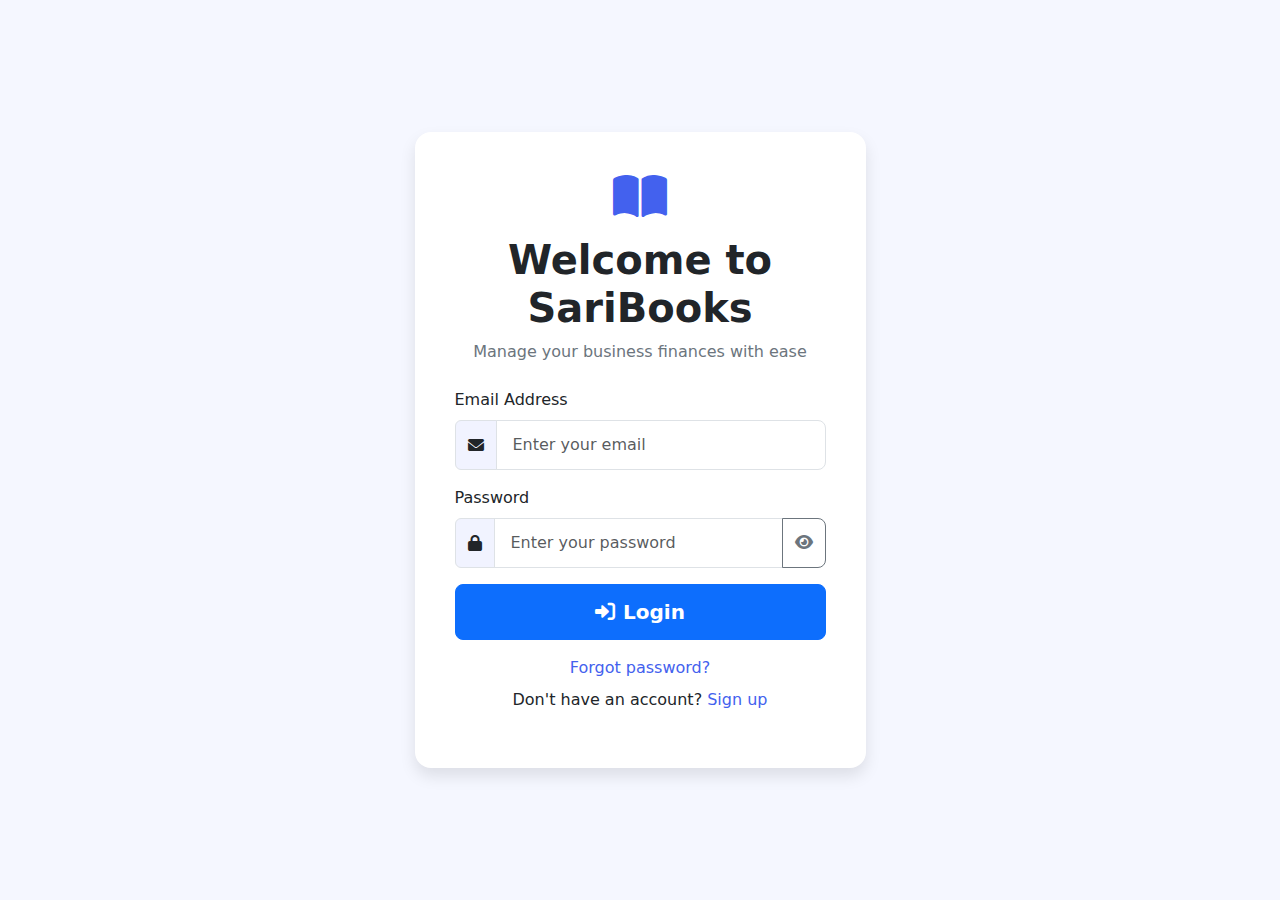
<file: sari_books/templates/new_login.html>
<!DOCTYPE html>
<html lang="en">
<head>
  <meta charset="UTF-8">
  <meta name="viewport" content="width=device-width, initial-scale=1.0">
  <title>SariBooks - Login</title>
  <link href="https://cdn.jsdelivr.net/npm/bootstrap@5.3.0/dist/css/bootstrap.min.css" rel="stylesheet">
  <link rel="stylesheet" href="../static/css/new_auth.css">
  <link rel="stylesheet" href="https://cdnjs.cloudflare.com/ajax/libs/font-awesome/6.0.0-beta3/css/all.min.css">
</head>
<body class="auth-page">
  <div class="container">
    <div class="row justify-content-center">
      <div class="col-md-8 col-lg-6 col-xl-5">
        <div class="auth-card">
          <div class="auth-header text-center mb-4">
            <i class="fas fa-book-open auth-icon"></i>
            <h1 class="auth-title">Welcome to SariBooks</h1>
            <p class="auth-subtitle">Manage your business finances with ease</p>
          </div>
          
          <form id="loginForm" class="auth-form">
            <div class="mb-3">
              <label for="email" class="form-label">Email Address</label>
              <div class="input-group">
                <span class="input-group-text"><i class="fas fa-envelope"></i></span>
                <input type="email" class="form-control" id="email" placeholder="Enter your email" required>
              </div>
            </div>
            
            <div class="mb-3">
              <label for="password" class="form-label">Password</label>
              <div class="input-group">
                <span class="input-group-text"><i class="fas fa-lock"></i></span>
                <input type="password" class="form-control" id="password" placeholder="Enter your password" required>
                <button class="btn btn-outline-secondary toggle-password" type="button">
                  <i class="fas fa-eye"></i>
                </button>
              </div>
            </div>
            
            <div class="d-grid mb-3">
              <button type="submit" class="btn btn-primary btn-lg auth-btn">
                <i class="fas fa-sign-in-alt me-2"></i>Login
              </button>
            </div>
            
            <div class="text-center auth-links">
              <a href="#" class="d-block mb-2">Forgot password?</a>
              <p>Don't have an account? <a href="register.html">Sign up</a></p>
            </div>
          </form>
        </div>
      </div>
    </div>
  </div>

  <script src="../static/js/new_auth.js"></script>
  <script src="https://cdn.jsdelivr.net/npm/bootstrap@5.3.0/dist/js/bootstrap.bundle.min.js"></script>
</body>
</html>
</file>
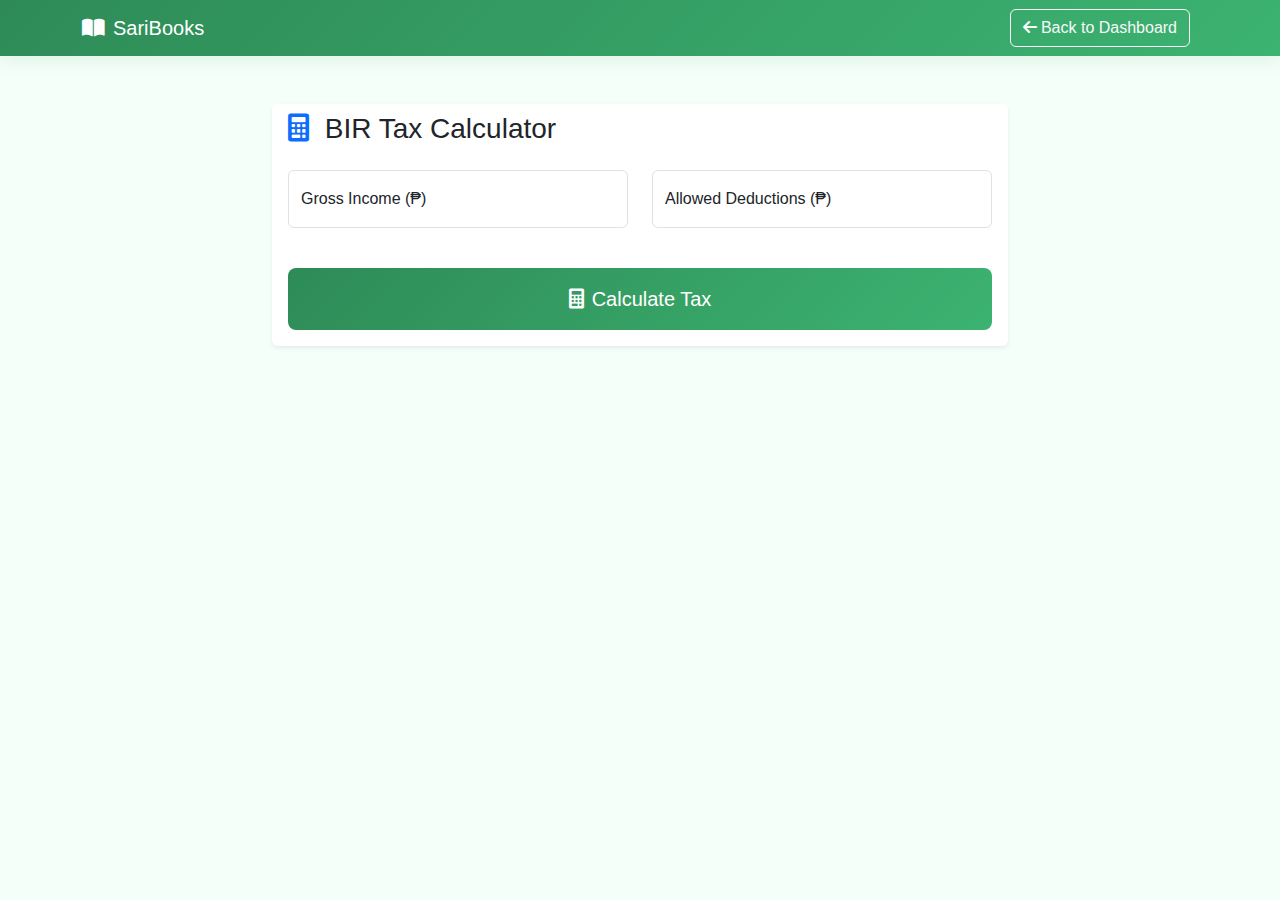
<file: sari_books/templates/tax_calculation.html>
<!DOCTYPE html>
<html lang="en">
<head>
  <meta charset="UTF-8">
  <meta name="viewport" content="width=device-width, initial-scale=1.0">
  <title>Tax Calculation | SariBooks</title>
  <link href="https://cdn.jsdelivr.net/npm/bootstrap@5.3.0/dist/css/bootstrap.min.css" rel="stylesheet">
  <link rel="stylesheet" href="../static/css/main.css">
  <link rel="stylesheet" href="https://cdnjs.cloudflare.com/ajax/libs/font-awesome/6.0.0-beta3/css/all.min.css">
</head>
<body>
  <!-- Navigation -->
  <nav class="navbar navbar-expand-lg navbar-dark">
    <div class="container">
      <a class="navbar-brand" href="index.html">
        <i class="fas fa-book-open me-2"></i>SariBooks
      </a>
      <div class="d-flex align-items-center">
        <span class="text-light me-3 auth-only" style="display:none">
          <i class="fas fa-user-circle me-1"></i>
          <span id="usernameDisplay"></span>
        </span>
        <div>
          <a href="dashboard.html" class="btn btn-outline-light me-2">
            <i class="fas fa-arrow-left me-1"></i>Back to Dashboard
          </a>
          <button id="logoutBtn" class="btn btn-outline-light auth-only" style="display:none">
            <i class="fas fa-sign-out-alt me-1"></i>Logout
          </button>
        </div>
      </div>
    </div>
  </nav>

  <!-- Tax Calculator -->
  <div class="container my-5">
    <div class="row justify-content-center">
      <div class="col-lg-8">
        <div class="card border-0 shadow-sm">
          <div class="card-header bg-white border-0">
            <h3 class="card-title m-0">
              <i class="fas fa-calculator text-primary me-2"></i>
              BIR Tax Calculator
            </h3>
          </div>
          <div class="card-body">
            <form id="taxCalculatorForm">
              <div class="row mb-4">
                <div class="col-md-6">
                  <div class="form-floating mb-3">
                    <input type="number" class="form-control" id="grossIncome" placeholder="₱1000000" required>
                    <label for="grossIncome">Gross Income (₱)</label>
                  </div>
                </div>
                <div class="col-md-6">
                  <div class="form-floating mb-3">
                    <input type="number" class="form-control" id="deductions" placeholder="₱50000" required>
                    <label for="deductions">Allowed Deductions (₱)</label>
                  </div>
                </div>
              </div>
              
              <div class="d-grid gap-2">
                <button type="submit" class="btn btn-primary btn-lg py-3">
                  <i class="fas fa-calculator me-2"></i>Calculate Tax
                </button>
              </div>
              
              <div class="mt-4 p-3 bg-light rounded d-none" id="taxResult">
                <h5 class="mb-3">Tax Summary</h5>
                <div class="row">
                  <div class="col-md-6">
                    <p><strong>Net Income:</strong> ₱<span id="netIncome">0.00</span></p>
                    <p><strong>Tax Due:</strong> ₱<span id="taxDue">0.00</span></p>
                  </div>
                  <div class="col-md-6">
                    <p><strong>Effective Rate:</strong> <span id="taxRate">0%</span></p>
                    <p><strong>After-Tax Income:</strong> ₱<span id="netAfterTax">0.00</span></p>
                  </div>
                </div>
              </div>
            </form>
          </div>
        </div>
      </div>
    </div>
  </div>

  <script src="../static/js/main.js"></script>
  <script src="https://cdn.jsdelivr.net/npm/bootstrap@5.3.0/dist/js/bootstrap.bundle.min.js"></script>
</body>
</html>
</file>
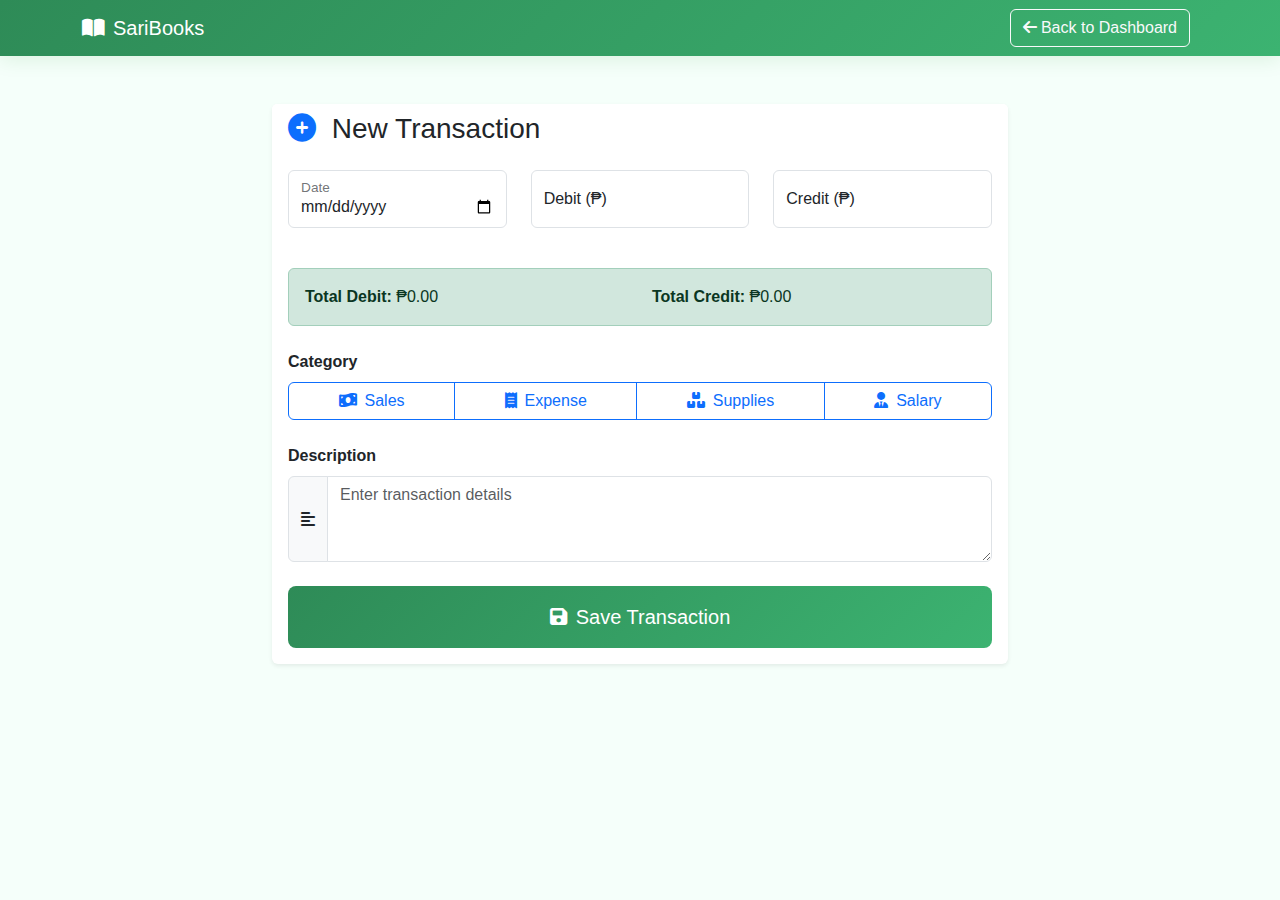
<file: sari_books/templates/transaction_input.html>
<!DOCTYPE html>
<html lang="en">
<head>
  <meta charset="UTF-8">
  <meta name="viewport" content="width=device-width, initial-scale=1.0">
  <title>New Transaction | SariBooks</title>
  <link href="https://cdn.jsdelivr.net/npm/bootstrap@5.3.0/dist/css/bootstrap.min.css" rel="stylesheet">
  <link rel="stylesheet" href="../static/css/main.css">
  <link rel="stylesheet" href="https://cdnjs.cloudflare.com/ajax/libs/font-awesome/6.0.0-beta3/css/all.min.css">
</head>
<body>
  <!-- Navigation -->
  <nav class="navbar navbar-expand-lg navbar-dark">
    <div class="container">
      <a class="navbar-brand" href="index.html">
        <i class="fas fa-book-open me-2"></i>SariBooks
      </a>
      <div class="d-flex align-items-center">
        <span class="text-light me-3 auth-only" style="display:none">
          <i class="fas fa-user-circle me-1"></i>
          <span id="usernameDisplay"></span>
        </span>
        <div>
          <a href="dashboard.html" class="btn btn-outline-light me-2">
            <i class="fas fa-arrow-left me-1"></i>Back to Dashboard
          </a>
          <button id="logoutBtn" class="btn btn-outline-light auth-only" style="display:none">
            <i class="fas fa-sign-out-alt me-1"></i>Logout
          </button>
        </div>
      </div>
    </div>
  </nav>

  <!-- Transaction Form -->
  <div class="container my-5">
    <div class="row justify-content-center">
      <div class="col-lg-8">
        <div class="card border-0 shadow-sm">
          <div class="card-header bg-white border-0">
            <h3 class="card-title m-0">
              <i class="fas fa-plus-circle text-primary me-2"></i>
              New Transaction
            </h3>
          </div>
          <div class="card-body">
            <form id="transactionForm">
              <div class="row mb-4">
                <div class="col-md-4">
                  <div class="form-floating mb-3">
                    <input type="date" class="form-control" id="transactionDate" placeholder="Date" required>
                    <label for="transactionDate">Date</label>
                  </div>
                </div>
                <div class="col-md-4">
                  <div class="form-floating mb-3">
                    <input type="number" step="0.01" class="form-control" id="debitAmount" placeholder="Debit">
                    <label for="debitAmount">Debit (₱)</label>
                  </div>
                </div>
                <div class="col-md-4">
                  <div class="form-floating mb-3">
                    <input type="number" step="0.01" class="form-control" id="creditAmount" placeholder="Credit">
                    <label for="creditAmount">Credit (₱)</label>
                  </div>
                </div>
              </div>
              
              <div class="alert alert-success mb-4">
                <div class="row">
                  <div class="col-md-6">
                    <strong>Total Debit:</strong> ₱<span id="totalDebit">0.00</span>
                  </div>
                  <div class="col-md-6">
                    <strong>Total Credit:</strong> ₱<span id="totalCredit">0.00</span>
                  </div>
                </div>
              </div>
              
              <div class="mb-4">
                <label class="form-label fw-bold">Category</label>
                <div class="btn-group w-100" role="group">
                  <input type="radio" class="btn-check" name="category" id="category-sales" value="sales" autocomplete="off" required>
                  <label class="btn btn-outline-primary" for="category-sales">
                    <i class="fas fa-money-bill-wave me-2"></i>Sales
                  </label>
                  
                  <input type="radio" class="btn-check" name="category" id="category-expense" value="expense" autocomplete="off">
                  <label class="btn btn-outline-primary" for="category-expense">
                    <i class="fas fa-receipt me-2"></i>Expense
                  </label>
                  
                  <input type="radio" class="btn-check" name="category" id="category-supplies" value="supplies" autocomplete="off">
                  <label class="btn btn-outline-primary" for="category-supplies">
                    <i class="fas fa-boxes me-2"></i>Supplies
                  </label>
                  
                  <input type="radio" class="btn-check" name="category" id="category-salary" value="salary" autocomplete="off">
                  <label class="btn btn-outline-primary" for="category-salary">
                    <i class="fas fa-user-tie me-2"></i>Salary
                  </label>
                </div>
              </div>
              
              <div class="mb-4">
                <label class="form-label fw-bold">Description</label>
                <div class="input-group">
                  <span class="input-group-text">
                    <i class="fas fa-align-left"></i>
                  </span>
                  <textarea class="form-control" id="transactionDescription" rows="3" placeholder="Enter transaction details"></textarea>
                </div>
              </div>
              
              <div class="d-grid gap-2">
                <button type="submit" class="btn btn-primary btn-lg py-3">
                  <i class="fas fa-save me-2"></i>Save Transaction
                </button>
              </div>
            </form>
          </div>
        </div>
      </div>
    </div>
  </div>

  <script src="../static/js/main.js"></script>
  <script src="https://cdn.jsdelivr.net/npm/bootstrap@5.3.0/dist/js/bootstrap.bundle.min.js"></script>
</body>
</html>
</file>
<file: sari_books/static/css/new_auth.css>
:root {
  --primary: #4361ee;
  --secondary: #3a0ca3;
  --light: #f8f9fa;
  --dark: #212529;
}

.auth-page {
  min-height: 100vh;
  display: flex;
  align-items: center;
  background-color: #f5f7ff;
  padding: 2rem 0;
}

.auth-card {
  background: white;
  border-radius: 1rem;
  box-shadow: 0 0.5rem 1rem rgba(0, 0, 0, 0.1);
  padding: 2.5rem;
}

.auth-header {
  margin-bottom: 2rem;
}

.auth-icon {
  font-size: 3rem;
  color: var(--primary);
  margin-bottom: 1rem;
}

.auth-title {
  font-weight: 700;
  color: var(--dark);
  margin-bottom: 0.5rem;
}

.auth-subtitle {
  color: #6c757d;
  margin-bottom: 0;
}

.auth-form .form-control {
  padding: 0.75rem 1rem;
  border-radius: 0.5rem;
}

.auth-form .input-group-text {
  background-color: #f1f3ff;
  border-color: #dee2e6;
}

.auth-btn {
  padding: 0.75rem;
  border-radius: 0.5rem;
  font-weight: 600;
  transition: all 0.3s ease;
}

.auth-btn:hover {
  transform: translateY(-2px);
  box-shadow: 0 4px 15px rgba(67, 97, 238, 0.3);
}

.auth-links a {
  color: var(--primary);
  text-decoration: none;
  transition: all 0.2s ease;
}

.auth-links a:hover {
  color: var(--secondary);
  text-decoration: underline;
}

.toggle-password {
  border-top-right-radius: 0.5rem !important;
  border-bottom-right-radius: 0.5rem !important;
}

/* Responsive adjustments */
@media (max-width: 768px) {
  .auth-card {
    padding: 1.5rem;
  }
  
  .auth-title {
    font-size: 1.5rem;
  }
}

@media (max-width: 576px) {
  .auth-page {
    padding: 1rem;
  }
  
  .auth-card {
    box-shadow: none;
    border: 1px solid #dee2e6;
  }
}
</file>
<file: sari_books/static/css/main.css>
:root {
  --primary: #2e8b57;
  --secondary: #3cb371;
  --light: #f5fffa;
  --dark: #2f4f4f;
  --success: #2e8b57;
  --info: #3cb371;
  --gradient: linear-gradient(135deg, var(--primary) 0%, var(--secondary) 100%);
}

.navbar {
  background: var(--gradient) !important;
  box-shadow: 0 4px 20px rgba(0,128,0,0.1);
}

.btn-primary {
  background: var(--gradient);
  border: none;
  transition: all 0.3s ease;
}

.btn-primary:hover {
  transform: translateY(-2px);
  box-shadow: 0 4px 15px rgba(46, 139, 87, 0.4);
}

body {
  font-family: 'Poppins', sans-serif;
  background-color: var(--light);
  color: var(--dark);
}

.card {
  border: none;
  box-shadow: 0 0.5rem 1rem rgba(0, 0, 0, 0.15);
  transition: transform 0.3s ease;
}

.card:hover {
  transform: translateY(-5px);
}

.form-control:focus {
  border-color: var(--secondary);
  box-shadow: 0 0 0 0.25rem rgba(46, 139, 87, 0.25);
}

.text-gradient {
  background: var(--gradient);
  -webkit-background-clip: text;
  background-clip: text;
  -webkit-text-fill-color: transparent;
}
</file>
